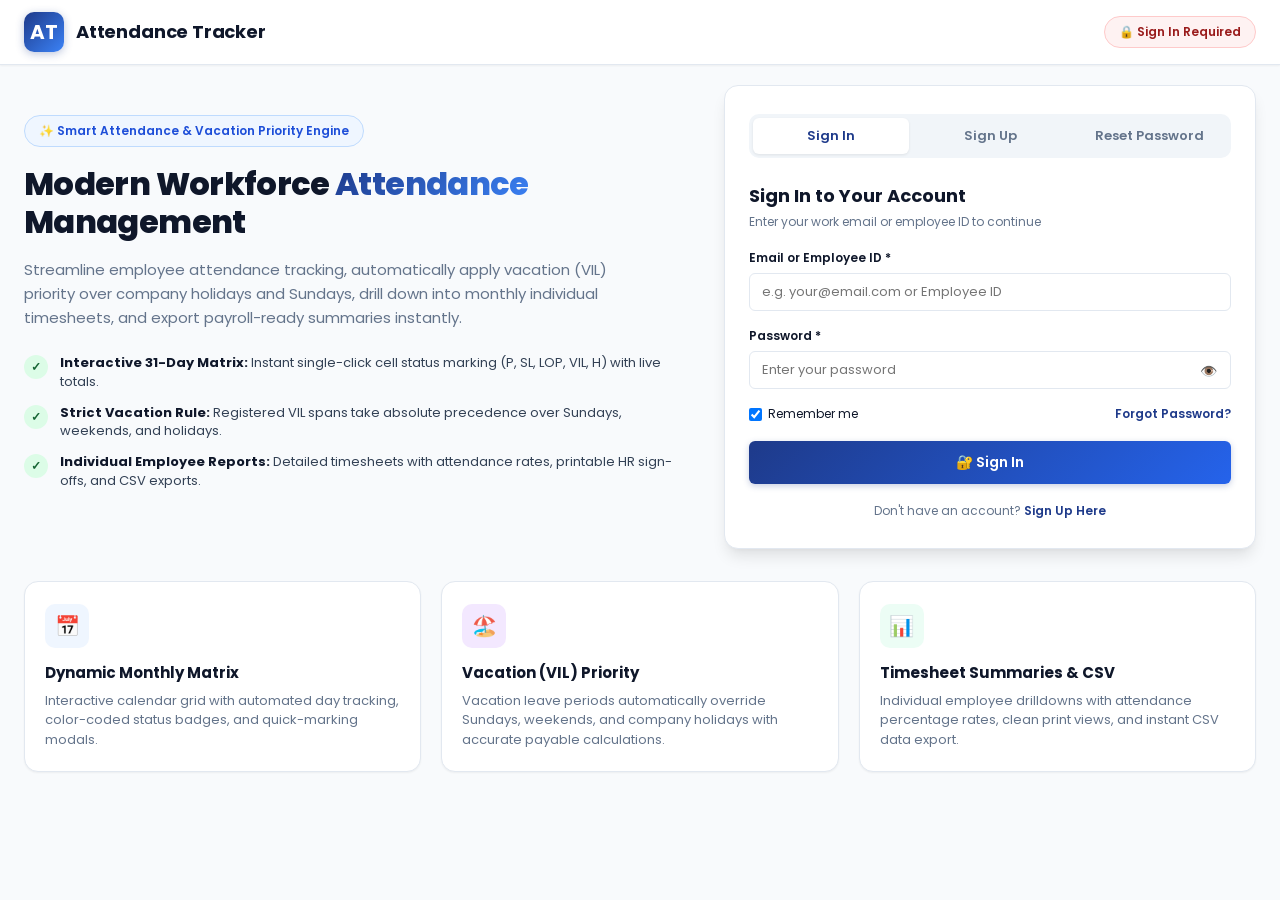
<file: index.html>
<!DOCTYPE html>
<html lang="en">
<head>
  <meta charset="UTF-8" />
  <meta name="viewport" content="width=device-width, initial-scale=1.0" />
  <title>Attendance Tracker</title>
  <meta name="description" content="Employee Attendance Tracker with Vacation Priority, Monthly Matrix, and Payroll Summaries." />
  
  <!-- Google Fonts: Poppins -->
  <link rel="preconnect" href="https://fonts.googleapis.com" />
  <link rel="preconnect" href="https://fonts.gstatic.com" crossorigin />
  <link href="https://fonts.googleapis.com/css2?family=Poppins:ital,wght@0,300;0,400;0,500;0,600;0,700;0,800;1,400&display=swap" rel="stylesheet" />
  
  <!-- Application Stylesheet -->
  <link rel="stylesheet" href="style.css" />
</head>
<body>

  <!-- Toast Container for 3-Second Feedback -->
  <div id="toastContainer" class="toast-container" aria-live="polite"></div>

  <!-- Print Only Header -->
  <div class="print-header">
    <h1 style="font-size: 18px; font-weight: 700; margin-bottom: 4px;">Employee Monthly Attendance Register</h1>
    <p id="printMonthTitle" style="font-size: 12px; color: #475569;"></p>
  </div>

  <!-- Top App Navigation Header -->
  <header class="app-header">
    <div class="header-inner">
      <div class="brand-section" id="brandHomeBtn" style="cursor: pointer;" title="Attendance Tracker Home">
        <div class="brand-icon">AT</div>
        <div class="brand-info">
          <h1>Attendance Tracker</h1>
        </div>
      </div>

      <div class="action-group" id="headerAuthSection">
        <!-- Rendered by script.js: Active user chip or Sign In button -->
      </div>
    </div>
  </header>

  <!-- Navigation Tabs Bar (Shown only when logged in) -->
  <nav class="nav-tabs hidden" id="mainNavTabs" aria-label="Main Navigation">
    <div class="nav-tabs-inner">
      <button class="tab-btn active" data-tab="matrix">
        📅 Attendance Matrix
      </button>
      <button class="tab-btn" data-tab="employees">
        👥 Employees <span class="tab-badge" id="empCountBadge">0</span>
      </button>
      <button class="tab-btn" data-tab="vacations">
        🏖️ Vacation Tracker <span class="tab-badge" id="vacCountBadge">0</span>
      </button>
      <button class="tab-btn" data-tab="holidays">
        🎉 Holidays <span class="tab-badge" id="holCountBadge">0</span>
      </button>
      <button class="tab-btn" data-tab="reports">
        📊 Monthly Summaries
      </button>
      <button class="tab-btn" data-tab="yearly">
        📆 Yearly Leave Tracker
      </button>
      <!-- <button class="tab-btn" data-tab="settings">
        ⚙️ Settings
      </button> -->
    </div>
  </nav>

  <!-- Main Content Wrapper -->
  <main class="main-wrapper">

    <!-- Top Month Control & Action Bar (Visible for Tracker Dashboard Views) -->
    <section class="control-bar no-print" id="dashboardControlBar">
      <div class="month-navigator">
        <button id="prevMonthBtn" class="icon-btn" title="Previous Month">◀</button>
        <div class="month-label-btn" id="currentMonthDisplay">August 2026</div>
        <button id="nextMonthBtn" class="icon-btn" title="Next Month">▶</button>
        <button id="todayBtn" class="btn btn-secondary btn-sm">Current Month</button>
      </div>

      <div class="action-group">
        <button id="bulkMarkBtn" class="btn btn-secondary">
          ⚡ Bulk Mark Date
        </button>
        <button id="exportCsvBtn" class="btn btn-secondary">
          📥 Export CSV
        </button>
      </div>
    </section>

    <!-- Legend Bar -->
    <section class="legend-bar no-print" id="dashboardLegendBar">
      <span class="legend-title">Calculation Hierarchy:</span>
      <div class="legend-item"><span class="status-badge VIL">VIL</span> 1. Vacation (Overrides Holidays & Sundays)</div>
      <div class="legend-item">
        <span class="status-badge SL">SL</span> <span class="status-badge CL">CL</span> <span class="status-badge WL">WL</span> <span class="status-badge LOP">LOP</span> <span class="status-badge HLOP">HLOP</span> <span class="status-badge HSL">HSL</span> 2. Saved Attendance
      </div>
      <div class="legend-item"><span class="status-badge H">H</span> 3. Holiday / Sunday (H)</div>
      <div class="legend-item"><span class="status-badge N-A">N/A</span> 4. Not Marked Yet — click a cell to set a status</div>
    </section>

    <!-- Company Monthly Overview -->
    <section class="monthly-overview-bar no-print" id="monthlyOverviewBar">
      <div class="overview-title">📊 <span id="overviewMonthLabel">August 2026</span> — Company Monthly Overview</div>
      <div class="overview-stats-grid">
        <div class="overview-stat-card">
          <div class="overview-stat-icon">📆</div>
          <div class="overview-stat-info">
            <div class="overview-stat-value" id="ovTotalDays">31</div>
            <div class="overview-stat-label">Total Days</div>
          </div>
        </div>
        <div class="overview-stat-card">
          <div class="overview-stat-icon">💼</div>
          <div class="overview-stat-info">
            <div class="overview-stat-value" id="ovWorkingDays">26</div>
            <div class="overview-stat-label">Working Days</div>
          </div>
        </div>
        <div class="overview-stat-card">
          <div class="overview-stat-icon">🎉</div>
          <div class="overview-stat-info">
            <div class="overview-stat-value" id="ovHolidays">5</div>
            <div class="overview-stat-label">Company Holidays <span id="ovHolidaysBreakdown" class="overview-stat-sub"></span></div>
          </div>
        </div>
        <div class="overview-stat-card">
          <div class="overview-stat-icon">👥</div>
          <div class="overview-stat-info">
            <div class="overview-stat-value" id="ovTeamStrength">0</div>
            <div class="overview-stat-label">Team Strength <span id="ovTeamStrengthSub" class="overview-stat-sub"></span></div>
          </div>
        </div>
      </div>
    </section>

    <!-- ========================================================================= -->
    <!-- VIEW 0: HOME LANDING & AUTH PORTAL (LOGIN / SIGNUP / RESET PASSWORD) -->
    <!-- ========================================================================= -->
    <section id="view-home" class="view-section hidden">
      <div class="home-container">
        
        <!-- Hero Section + Auth Card -->
        <div class="home-hero-grid">
          
          <!-- Left Hero Description -->
          <div class="hero-content-left">
            <div class="hero-pill-badge">
              ✨ Smart Attendance & Vacation Priority Engine
            </div>

            <h2 class="hero-title">
              Modern Workforce <span>Attendance</span> Management
            </h2>

            <p class="hero-description">
              Streamline employee attendance tracking, automatically apply vacation (VIL) priority over company holidays and Sundays, drill down into monthly individual timesheets, and export payroll-ready summaries instantly.
            </p>

            <div class="hero-features-list">
              <div class="hero-feature-item">
                <div class="feature-check-icon">✓</div>
                <p><strong>Interactive 31-Day Matrix:</strong> Instant single-click cell status marking (P, SL, LOP, VIL, H) with live totals.</p>
              </div>
              <div class="hero-feature-item">
                <div class="feature-check-icon">✓</div>
                <p><strong>Strict Vacation Rule:</strong> Registered VIL spans take absolute precedence over Sundays, weekends, and holidays.</p>
              </div>
              <div class="hero-feature-item">
                <div class="feature-check-icon">✓</div>
                <p><strong>Individual Employee Reports:</strong> Detailed timesheets with attendance rates, printable HR sign-offs, and CSV exports.</p>
              </div>
            </div>
          </div>

          <!-- Right Auth Card -->
          <div class="auth-card" id="authCardElement">
            
            <!-- When Logged In View -->
            <div id="authLoggedInView" class="logged-in-welcome-card hidden">
              <div class="logged-in-avatar-large" id="welcomeUserAvatar">AT</div>
              <h3 style="font-size:20px; font-weight:700; color:var(--text-main); margin-bottom:4px;" id="welcomeUserName">Welcome Back!</h3>
              <p style="font-size:13px; color:var(--text-muted); margin-bottom:20px;" id="welcomeUserEmail">Logged in securely</p>

              <div style="display:flex; flex-direction:column; gap:10px;">
                <button class="btn btn-primary" onclick="switchTab('matrix')" style="width:100%; padding:12px;">
                  📅 Open Attendance Matrix
                </button>
                <button class="btn btn-secondary" onclick="switchTab('reports')" style="width:100%; padding:10px;">
                  📊 View Monthly Reports
                </button>
                <button class="btn btn-danger btn-sm" onclick="handleSignOut()" style="margin-top:10px;">
                  🚪 Sign Out
                </button>
              </div>
            </div>

            <!-- When Logged Out Form Views -->
            <div id="authFormsContainer">
              
              <!-- Tab Switcher -->
              <div class="auth-nav-tabs">
                <button type="button" class="auth-nav-btn active" data-auth-tab="signin" id="tabBtnSignIn">
                  Sign In
                </button>
                <button type="button" class="auth-nav-btn" data-auth-tab="signup" id="tabBtnSignUp">
                  Sign Up
                </button>
                <button type="button" class="auth-nav-btn" data-auth-tab="reset" id="tabBtnReset">
                  Reset Password
                </button>
              </div>

              <!-- 1. SIGN IN FORM -->
              <form id="authSignInForm" class="auth-form-panel">
                <h3 class="auth-form-title">Sign In to Your Account</h3>
                <p class="auth-form-subtitle">Enter your work email or employee ID to continue</p>

                <div class="form-group">
                  <label for="loginIdentifier">Email or Employee ID *</label>
                  <input type="text" id="loginIdentifier" class="form-control" placeholder="e.g. your@email.com or Employee ID" required autocomplete="username" />
                </div>

                <div class="form-group form-group-relative">
                  <label for="loginPassword">Password *</label>
                  <input type="password" id="loginPassword" class="form-control" placeholder="Enter your password" required autocomplete="current-password" />
                  <button type="button" class="password-toggle-btn" onclick="togglePasswordVisibility('loginPassword')" title="Show/Hide Password">👁️</button>
                </div>

                <div class="auth-row-remember">
                  <label class="checkbox-label">
                    <input type="checkbox" id="loginRememberMe" checked />
                    <span>Remember me</span>
                  </label>
                  <button type="button" class="auth-link" onclick="switchAuthTab('reset')">
                    Forgot Password?
                  </button>
                </div>

                <button type="submit" class="btn-auth-submit">
                  🔐 Sign In
                </button>

                <div class="auth-switch-footer">
                  Don't have an account? 
                  <button type="button" class="auth-link" onclick="switchAuthTab('signup')">Sign Up Here</button>
                </div>
              </form>

              <!-- 2. SIGN UP FORM -->
              <form id="authSignUpForm" class="auth-form-panel hidden">
                <h3 class="auth-form-title">Create New Account</h3>
                <p class="auth-form-subtitle">Register to manage or view attendance</p>

                <div class="form-group">
                  <label for="signupFullName">Full Name *</label>
                  <input type="text" id="signupFullName" class="form-control" placeholder="e.g. Sarah Jenkins" required />
                </div>

                <div class="form-row">
                  <div class="form-group">
                    <label for="signupEmpId">Employee ID *</label>
                    <input type="text" id="signupEmpId" class="form-control" placeholder="e.g. UP99" required />
                  </div>
                  <div class="form-group">
                    <label for="signupRole">Role *</label>
                    <select id="signupRole" class="form-control" required>
                      <option value="Administrator">Administrator</option>
                      <option value="HR Manager">HR Manager</option>
                      <option value="Department Lead">Department Lead</option>
                      <option value="Employee" selected>Employee</option>
                    </select>
                  </div>
                </div>

                <div class="form-group">
                  <label for="signupEmail">Work Email *</label>
                  <input type="email" id="signupEmail" class="form-control" placeholder="name@company.com" required autocomplete="email" />
                </div>

                <div class="form-row">
                  <div class="form-group form-group-relative">
                    <label for="signupPassword">Password *</label>
                    <input type="password" id="signupPassword" class="form-control" placeholder="Min. 6 chars" required autocomplete="new-password" minlength="6" />
                    <button type="button" class="password-toggle-btn" onclick="togglePasswordVisibility('signupPassword')">👁️</button>
                  </div>
                  <div class="form-group form-group-relative">
                    <label for="signupConfirmPassword">Confirm *</label>
                    <input type="password" id="signupConfirmPassword" class="form-control" placeholder="Repeat password" required autocomplete="new-password" minlength="6" />
                    <button type="button" class="password-toggle-btn" onclick="togglePasswordVisibility('signupConfirmPassword')">👁️</button>
                  </div>
                </div>

                <button type="submit" class="btn-auth-submit">
                  ✨ Create Account
                </button>

                <div class="auth-switch-footer">
                  Already registered? 
                  <button type="button" class="auth-link" onclick="switchAuthTab('signin')">Sign In</button>
                </div>
              </form>

              <!-- 3. RESET PASSWORD FORM -->
              <form id="authResetForm" class="auth-form-panel hidden">
                <h3 class="auth-form-title">Reset Your Password</h3>
                <p class="auth-form-subtitle">Enter your registered email or ID and set a new password</p>

                <div class="form-group">
                  <label for="resetIdentifier">Email or Employee ID *</label>
                  <input type="text" id="resetIdentifier" class="form-control" placeholder="e.g. your@email.com or Employee ID" required />
                </div>

                <div class="form-group form-group-relative">
                  <label for="resetNewPassword">New Password *</label>
                  <input type="password" id="resetNewPassword" class="form-control" placeholder="Enter new password (min. 6 chars)" required minlength="6" />
                  <button type="button" class="password-toggle-btn" onclick="togglePasswordVisibility('resetNewPassword')">👁️</button>
                </div>

                <div class="form-group form-group-relative">
                  <label for="resetConfirmPassword">Confirm New Password *</label>
                  <input type="password" id="resetConfirmPassword" class="form-control" placeholder="Re-enter new password" required minlength="6" />
                  <button type="button" class="password-toggle-btn" onclick="togglePasswordVisibility('resetConfirmPassword')">👁️</button>
                </div>

                <button type="submit" class="btn-auth-submit">
                  🔄 Reset & Save Password
                </button>

                <div class="auth-switch-footer">
                  Remember your password? 
                  <button type="button" class="auth-link" onclick="switchAuthTab('signin')">Back to Sign In</button>
                </div>
              </form>

            </div>

          </div>
        </div>

        <!-- 3 Feature Highlight Cards Below Hero -->
        <div class="home-features-grid">
          <div class="home-feature-card">
            <div class="home-feature-icon blue">📅</div>
            <h3>Dynamic Monthly Matrix</h3>
            <p>Interactive calendar grid with automated day tracking, color-coded status badges, and quick-marking modals.</p>
          </div>

          <div class="home-feature-card">
            <div class="home-feature-icon purple">🏖️</div>
            <h3>Vacation (VIL) Priority</h3>
            <p>Vacation leave periods automatically override Sundays, weekends, and company holidays with accurate payable calculations.</p>
          </div>

          <div class="home-feature-card">
            <div class="home-feature-icon emerald">📊</div>
            <h3>Timesheet Summaries & CSV</h3>
            <p>Individual employee drilldowns with attendance percentage rates, clean print views, and instant CSV data export.</p>
          </div>
        </div>

      </div>
    </section>

    <!-- ========================================================================= -->
    <!-- VIEW 1: ATTENDANCE MATRIX (SPREADSHEET GRID) -->
    <!-- ========================================================================= -->
    <section id="view-matrix" class="view-section">
      <div class="matrix-container">
        <div class="matrix-header-controls no-print">
          <div class="search-filter-box">
            <input type="text" id="employeeSearchInput" class="search-input" placeholder="🔍 Search employee by name or ID (e.g., UP38, Arti)..." />
          </div>
          <div style="font-size:12px; color:var(--text-muted);">
            💡 <em>Click any cell to edit status (P, SL, CL, WL, LOP, HLOP, HSL, VIL, H). Blue dot = manually saved.</em>
          </div>
        </div>

        <div class="table-responsive" id="matrixTableContainer">
          <!-- Dynamic Attendance Grid Rendered by script.js -->
        </div>
      </div>
    </section>

    <!-- ========================================================================= -->
    <!-- VIEW 2: EMPLOYEES DIRECTORY -->
    <!-- ========================================================================= -->
    <section id="view-employees" class="view-section hidden">
      <div class="view-card">
        <div class="card-header-flex">
          <div class="card-title">
            <h3>Employee Directory</h3>
            <p>Manage active and inactive personnel</p>
          </div>
          <button class="btn btn-primary" onclick="openAddEmployeeModal()">
            ➕ Add Employee
          </button>
        </div>

        <div class="table-responsive">
          <table class="data-table">
            <thead>
              <tr>
                <th>Employee ID</th>
                <th>Employee Name</th>
                <th>Status</th>
                <th>Created At</th>
                <th class="text-right">Actions</th>
              </tr>
            </thead>
            <tbody id="employeesTableBody">
              <!-- Dynamically Populated -->
            </tbody>
          </table>
        </div>
      </div>
    </section>

    <!-- ========================================================================= -->
    <!-- VIEW 3: VACATION TRACKER (PRIORITY 1) -->
    <!-- ========================================================================= -->
    <section id="view-vacations" class="view-section hidden">
      <div class="view-card">
        <div class="card-header-flex">
          <div class="card-title">
            <h3>Employee Vacation Periods</h3>
            <p>Dates within range automatically display VIL and take priority over Sundays and company holidays.</p>
          </div>
          <button class="btn btn-primary" onclick="openAddVacationModal()">
            ➕ Record Vacation
          </button>
        </div>

        <div class="table-responsive">
          <table class="data-table">
            <thead>
              <tr>
                <th>Employee ID</th>
                <th>Employee Name</th>
                <th>Leave Type</th>
                <th>Start Date</th>
                <th>End Date</th>
                <th>Duration</th>
                <th>VIL Days</th>
                <th>LOP Days</th>
                <th>Return Date</th>
                <th class="text-right">Actions</th>
              </tr>
            </thead>
            <tbody id="vacationsTableBody">
              <!-- Dynamically Populated -->
            </tbody>
          </table>
        </div>
      </div>
    </section>

    <!-- ========================================================================= -->
    <!-- VIEW 4: COMPANY HOLIDAYS -->
    <!-- ========================================================================= -->
    <section id="view-holidays" class="view-section hidden">
      <div class="view-card">
        <div class="card-header-flex">
          <div class="card-title">
            <h3>Company Holidays Calendar</h3>
            <p>Applies as Holiday (H) to all active employees unless on vacation.</p>
          </div>
          <button class="btn btn-primary" onclick="openAddHolidayModal()">
            ➕ Add Company Holiday
          </button>
        </div>

        <div class="table-responsive">
          <table class="data-table">
            <thead>
              <tr>
                <th>Date</th>
                <th>Holiday Name</th>
                <th>Created At</th>
                <th class="text-right">Actions</th>
              </tr>
            </thead>
            <tbody id="holidaysTableBody">
              <!-- Dynamically Populated -->
            </tbody>
          </table>
        </div>
      </div>
    </section>

    <!-- ========================================================================= -->
    <!-- VIEW 5: MONTHLY REPORTS & INDIVIDUAL EMPLOYEE BREAKDOWN -->
    <!-- ========================================================================= -->
    <section id="view-reports" class="view-section hidden">
      <div class="report-filter-bar no-print">
        <div class="report-filter-group">
          <label for="reportEmployeeFilter" style="font-size:13px; font-weight:600; color:var(--text-main);">
            👤 Select Employee:
          </label>
          <select id="reportEmployeeFilter" class="form-control" style="min-width:240px; font-weight:500;">
            <option value="ALL">🏢 All Employees (Consolidated Summary)</option>
          </select>
          <button id="reportPrevEmpBtn" class="btn btn-secondary btn-sm" title="Previous Employee">◀</button>
          <button id="reportNextEmpBtn" class="btn btn-secondary btn-sm" title="Next Employee">▶</button>
        </div>

        <div class="report-filter-group">
          <button id="printEmployeeReportBtn" class="btn btn-primary btn-sm">
            🖨️ Print Report
          </button>
          <button id="exportEmployeeCsvBtn" class="btn btn-secondary btn-sm">
            📥 Export CSV
          </button>
        </div>
      </div>

      <div id="reportsContainer">
        <!-- Dynamically Populated with Consolidated Matrix or Individual Employee Timesheet -->
      </div>
    </section>

    <!-- ========================================================================= -->
    <!-- VIEW 5b: YEARLY LEAVE TRACKER (PER-EMPLOYEE, PER-LEAVE-TYPE, WITH DATES) -->
    <!-- ========================================================================= -->
    <section id="view-yearly" class="view-section hidden">
      <div class="report-filter-bar no-print">
        <div class="report-filter-group">
          <label for="yearlyEmployeeFilter" style="font-size:13px; font-weight:600; color:var(--text-main);">
            👤 Select Employee:
          </label>
          <select id="yearlyEmployeeFilter" class="form-control" style="min-width:240px; font-weight:500;"></select>
        </div>
        <div class="report-filter-group">
          <label for="yearlyYearInput" style="font-size:13px; font-weight:600; color:var(--text-main);">
            📅 Year:
          </label>
          <input type="number" id="yearlyYearInput" class="form-control" style="width:110px;" min="2000" max="2100" />
        </div>
      </div>

      <div style="font-size:12px; color:var(--text-muted); margin-bottom:14px;">
        💡 <em>Shows every leave day (Sick, Casual, Wellness, Loss of Pay, Half-Day LOP, Half-Day SL, Vacation) taken by this employee across the selected year, with the exact date and day of week. Click "View dates" on any card to expand the list.</em>
      </div>

      <div id="yearlyTrackerContainer">
        <!-- Dynamically Populated by script.js -->
      </div>
    </section>

    <!-- ========================================================================= -->
    <!-- VIEW 6: SETTINGS (GOOGLE APPS SCRIPT CONNECTION) -->
    <!-- ========================================================================= -->
    <section id="view-settings" class="view-section hidden">
      <div class="view-card">
        <div class="card-header-flex">
          <div class="card-title">
            <h3>Google Sheet Connection</h3>
            <p>Paste your Google Apps Script Web App URL to sync live with your Google Sheet.</p>
          </div>
          <div id="connectionBadge" class="connection-badge demo">
            <span class="pulse-dot"></span> Local Demo Mode
          </div>
        </div>

        <form id="gasSettingsForm" style="max-width:640px; margin-top:16px;">
          <div class="form-group">
            <label for="gasApiUrlInput">Web App URL (ends in /exec) *</label>
            <input type="url" id="gasApiUrlInput" class="form-control" placeholder="https://script.google.com/macros/s/XXXXXXXXXXXX/exec" />
          </div>

          <div style="display:flex; gap:10px; margin-top:10px;">
            <button type="button" class="btn btn-secondary" onclick="testGasConnection()">
              🔌 Test Connection
            </button>
            <button type="submit" class="btn btn-primary">
              💾 Save &amp; Sync
            </button>
          </div>

          <small style="color:var(--text-muted); display:block; margin-top:14px;">
            💡 <em>Get this URL from your Google Sheet: Extensions &gt; Apps Script &gt; Deploy &gt; New deployment &gt; Web app (Execute as: Me, Who has access: Anyone).</em>
          </small>
        </form>
      </div>
    </section>

  </main>

  <!-- ========================================================================= -->
  <!-- MODAL: QUICK CELL STATUS SELECTOR -->
  <!-- ========================================================================= -->
  <div id="cellStatusModal" class="modal-overlay">
    <div class="modal-card">
      <div class="modal-header">
        <h3 id="cellModalEmpName">Mark Attendance</h3>
        <button class="modal-close-btn">&times;</button>
      </div>
      <div class="modal-body">
        <p style="font-size:13px; color:var(--text-muted); margin-bottom:14px;">
          Date: <strong id="cellModalDate" style="color:var(--text-main);"></strong>
        </p>

        <label style="font-size:12px; font-weight:600; margin-bottom:8px; display:block;">Select Status:</label>
        <div class="status-choice-grid">
          <button type="button" class="status-choice-btn" data-status="P">
            <span class="status-badge P">P</span>
            <div style="font-size:11px; margin-top:4px; font-weight:600;">Present</div>
          </button>

          <button type="button" class="status-choice-btn" data-status="SL">
            <span class="status-badge SL">SL</span>
            <div style="font-size:11px; margin-top:4px; font-weight:600;">Sick Leave</div>
          </button>

          <button type="button" class="status-choice-btn" data-status="CL">
            <span class="status-badge CL">CL</span>
            <div style="font-size:11px; margin-top:4px; font-weight:600;">Casual Leave</div>
          </button>

          <button type="button" class="status-choice-btn" data-status="WL">
            <span class="status-badge WL">WL</span>
            <div style="font-size:11px; margin-top:4px; font-weight:600;">Wellness Leave</div>
          </button>

          <button type="button" class="status-choice-btn" data-status="LOP">
            <span class="status-badge LOP">LOP</span>
            <div style="font-size:11px; margin-top:4px; font-weight:600;">Loss of Pay</div>
          </button>

          <button type="button" class="status-choice-btn" data-status="HLOP">
            <span class="status-badge HLOP">HLOP</span>
            <div style="font-size:11px; margin-top:4px; font-weight:600;">Half-Day LOP</div>
          </button>

          <button type="button" class="status-choice-btn" data-status="HSL">
            <span class="status-badge HSL">HSL</span>
            <div style="font-size:11px; margin-top:4px; font-weight:600;">Half-Day Sick Leave</div>
          </button>

          <button type="button" class="status-choice-btn" data-status="VIL">
            <span class="status-badge VIL">VIL</span>
            <div style="font-size:11px; margin-top:4px; font-weight:600;">Vacation</div>
          </button>

          <button type="button" class="status-choice-btn" data-status="H">
            <span class="status-badge H">H</span>
            <div style="font-size:11px; margin-top:4px; font-weight:600;">Holiday</div>
          </button>

          <button type="button" class="status-choice-btn" data-status="CLEAR">
            <span class="status-badge EMPTY">Reset</span>
            <div style="font-size:11px; margin-top:4px; font-weight:600;">Default</div>
          </button>
        </div>
      </div>
      <div class="modal-footer">
        <button type="button" class="btn btn-secondary btn-modal-cancel">Cancel</button>
      </div>
    </div>
  </div>

  <!-- ========================================================================= -->
  <!-- MODAL: ADD / EDIT EMPLOYEE -->
  <!-- ========================================================================= -->
  <div id="employeeModal" class="modal-overlay">
    <div class="modal-card">
      <form id="employeeForm">
        <div class="modal-header">
          <h3 id="employeeModalTitle">Add Employee</h3>
          <button type="button" class="modal-close-btn">&times;</button>
        </div>
        <div class="modal-body">
          <div class="form-group">
            <label for="empFormId">Employee ID *</label>
            <input type="text" id="empFormId" class="form-control" placeholder="e.g. UP05, UP18, UP38" required />
          </div>
          <div class="form-group">
            <label for="empFormName">Employee Name *</label>
            <input type="text" id="empFormName" class="form-control" placeholder="Full Name" required />
          </div>
          <div class="form-group">
            <label for="empFormStatus">Status</label>
            <select id="empFormStatus" class="form-control">
              <option value="Active">Active</option>
              <option value="Inactive">Inactive</option>
            </select>
          </div>
        </div>
        <div class="modal-footer">
          <button type="button" class="btn btn-secondary btn-modal-cancel">Cancel</button>
          <button type="submit" class="btn btn-primary">Save Employee</button>
        </div>
      </form>
    </div>
  </div>

  <!-- ========================================================================= -->
  <!-- MODAL: ADD VACATION PERIOD -->
  <!-- ========================================================================= -->
  <div id="vacationModal" class="modal-overlay">
    <div class="modal-card">
      <form id="vacationForm">
        <div class="modal-header">
          <h3 id="vacationModalTitle">Record Employee Vacation</h3>
          <button type="button" class="modal-close-btn">&times;</button>
        </div>
        <div class="modal-body">
          <div class="form-group">
            <label for="vacationEmpSelect">Select Employee *</label>
            <select id="vacationEmpSelect" class="form-control" required></select>
          </div>
          <div class="form-group">
            <label for="vacationTypeSelect">Leave Type</label>
            <select id="vacationTypeSelect" class="form-control">
              <option value="VIL">VIL (Vacation in Lieu)</option>
              <option value="AL">AL (Annual Leave)</option>
              <option value="ML">ML (Maternity/Paternity Leave)</option>
              <option value="CL">CL (Casual Leave)</option>
              <option value="WL">WL (Wellness Leave)</option>
            </select>
          </div>
          <div class="form-group">
            <label for="vacationStartInput">Start Date *</label>
            <input type="date" id="vacationStartInput" class="form-control" required />
          </div>
          <div class="form-group">
            <label for="vacationLopDaysInput">LOP Days Included in Vacation <span style="color:var(--text-muted);font-weight:400;">(optional — counted from the end of vacation)</span></label>
            <input type="number" id="vacationLopDaysInput" class="form-control" min="0" placeholder="e.g. 3  →  last 3 days = LOP" value="0" />
          </div>
          <div class="form-group">
            <label for="vacationEndInput">End Date *</label>
            <input type="date" id="vacationEndInput" class="form-control" required />
          </div>
          <input type="hidden" id="vacationReturnDateInput" />
          <div id="vacationSummaryPreview" style="display:none; background:var(--bg-secondary,#f1f5f9); border:1px solid var(--border-color,#e2e8f0); border-radius:8px; padding:12px 16px; margin-top:4px; font-size:13px; color:var(--text-secondary);">
          </div>
          <small style="color:var(--text-muted); display:block; margin-top:6px;">
            💡 <em>All days in range are marked VIL on the matrix. LOP days (from the end of the vacation) are marked LOP instead, taking priority over Sundays and company holidays.</em>
          </small>
        </div>
        <div class="modal-footer">
          <button type="button" class="btn btn-secondary btn-modal-cancel">Cancel</button>
          <button type="submit" class="btn btn-primary" id="vacationSubmitBtn">Save Vacation</button>
        </div>
      </form>
    </div>
  </div>

  <!-- ========================================================================= -->
  <!-- MODAL: ADD HOLIDAY -->
  <!-- ========================================================================= -->
  <div id="holidayModal" class="modal-overlay">
    <div class="modal-card">
      <form id="holidayForm">
        <div class="modal-header">
          <h3>Add Company Holiday</h3>
          <button type="button" class="modal-close-btn">&times;</button>
        </div>
        <div class="modal-body">
          <div class="form-group">
            <label for="holidayDateInput">Date *</label>
            <input type="date" id="holidayDateInput" class="form-control" required />
          </div>
          <div class="form-group">
            <label for="holidayNameInput">Holiday Name *</label>
            <input type="text" id="holidayNameInput" class="form-control" placeholder="e.g. Independence Day, New Year" required />
          </div>
        </div>
        <div class="modal-footer">
          <button type="button" class="btn btn-secondary btn-modal-cancel">Cancel</button>
          <button type="submit" class="btn btn-primary">Add Holiday</button>
        </div>
      </form>
    </div>
  </div>

  <!-- ========================================================================= -->
  <!-- MODAL: BULK MARK ATTENDANCE -->
  <!-- ========================================================================= -->
  <div id="bulkMarkModal" class="modal-overlay">
    <div class="modal-card">
      <form id="bulkMarkForm">
        <div class="modal-header">
          <h3>Bulk Mark Attendance</h3>
          <button type="button" class="modal-close-btn">&times;</button>
        </div>
        <div class="modal-body">
          <div class="form-group">
            <label for="bulkDateInput">Date *</label>
            <input type="date" id="bulkDateInput" class="form-control" required />
          </div>
          <div class="form-group">
            <label for="bulkStatusSelect">Status *</label>
            <select id="bulkStatusSelect" class="form-control">
              <option value="P">P (Present)</option>
              <option value="SL">SL (Sick Leave)</option>
              <option value="CL">CL (Casual Leave)</option>
              <option value="WL">WL (Wellness Leave)</option>
              <option value="LOP">LOP (Loss of Pay)</option>
              <option value="HLOP">HLOP (Half-Day Loss of Pay)</option>
              <option value="HSL">HSL (Half-Day Sick Leave)</option>
              <option value="VIL">VIL (Vacation)</option>
              <option value="H">H (Holiday / Sunday)</option>
            </select>
          </div>
          <div class="form-group">
            <label for="bulkEmployeeSelect">Apply To</label>
            <select id="bulkEmployeeSelect" class="form-control"></select>
          </div>
        </div>
        <div class="modal-footer">
          <button type="button" class="btn btn-secondary btn-modal-cancel">Cancel</button>
          <button type="submit" class="btn btn-primary">Apply Bulk Status</button>
        </div>
      </form>
    </div>
  </div>

  <!-- Application Script (Vanilla JS) -->
  <script src="script.js"></script>
</body>
</html>
</file>
<file: style.css>
/* ==========================================================================
   ATTENDANCE TRACKER - MODERN CSS STYLESHEET
   Typography: Poppins (Google Fonts)
   Architecture: Vanilla CSS3 Custom Properties
   ========================================================================== */

:root {
  --font-family: 'Poppins', -apple-system, BlinkMacSystemFont, 'Segoe UI', Roboto, sans-serif;
  
  /* Primary & Accent Tones */
  --primary: #1E3A8A;
  --primary-hover: #172554;
  --primary-light: #EFF6FF;
  --primary-border: #BFDBFE;
  
  --secondary: #0F766E;
  --secondary-light: #F0FDFA;
  
  /* Neutral Palette */
  --bg-page: #F8FAFC;
  --bg-card: #FFFFFF;
  --bg-hover: #F1F5F9;
  --bg-alt: #F8FAFC;
  
  --text-main: #0F172A;
  --text-muted: #64748B;
  --text-light: #94A3B8;
  
  --border-color: #E2E8F0;
  --border-light: #F1F5F9;
  
  /* Attendance Status Colors */
  --status-p-bg: #DCFCE7;
  --status-p-text: #166534;
  --status-p-border: #86EFAC;
  
  --status-sl-bg: #FEF3C7;
  --status-sl-text: #92400E;
  --status-sl-border: #FCD34D;
  
  --status-lop-bg: #FEE2E2;
  --status-lop-text: #991B1B;
  --status-lop-border: #FCA5A5;
  
  --status-vil-bg: #F3E8FF;
  --status-vil-text: #6B21A8;
  --status-vil-border: #D8B4FE;
  
  --status-hol-bg: #E2E8F0;
  --status-hol-text: #334155;
  --status-hol-border: #CBD5E1;

  --status-cl-bg: #DBEAFE;
  --status-cl-text: #1D4ED8;
  --status-cl-border: #93C5FD;

  --status-wl-bg: #CCFBF1;
  --status-wl-text: #0F766E;
  --status-wl-border: #5EEAD4;

  --status-hlop-bg: #FFE4E6;
  --status-hlop-text: #BE123C;
  --status-hlop-border: #FDA4AF;

  --status-hsl-bg: #FEF9C3;
  --status-hsl-text: #854D0E;
  --status-hsl-border: #FDE047;

  --shadow-sm: 0 1px 2px 0 rgba(0, 0, 0, 0.05);
  --shadow-md: 0 4px 6px -1px rgba(0, 0, 0, 0.1), 0 2px 4px -2px rgba(0, 0, 0, 0.05);
  --shadow-lg: 0 10px 15px -3px rgba(0, 0, 0, 0.1), 0 4px 6px -4px rgba(0, 0, 0, 0.05);
  --shadow-xl: 0 20px 25px -5px rgba(0, 0, 0, 0.1), 0 8px 10px -6px rgba(0, 0, 0, 0.05);
  
  --radius-sm: 6px;
  --radius-md: 10px;
  --radius-lg: 14px;
}

/* Reset & Box Sizing */
*, *::before, *::after {
  box-sizing: border-box;
  margin: 0;
  padding: 0;
}

body {
  font-family: var(--font-family);
  background-color: var(--bg-page);
  color: var(--text-main);
  line-height: 1.5;
  font-size: 14px;
  -webkit-font-smoothing: antialiased;
  -moz-osx-font-smoothing: grayscale;
  min-height: 100vh;
  display: flex;
  flex-direction: column;
}

/* Layout Containers */
.app-header {
  background: #FFFFFF;
  border-bottom: 1px solid var(--border-color);
  position: sticky;
  top: 0;
  z-index: 40;
  box-shadow: var(--shadow-sm);
}

.header-inner {
  max-width: 1600px;
  margin: 0 auto;
  padding: 12px 24px;
  display: flex;
  align-items: center;
  justify-content: space-between;
  gap: 16px;
}

.brand-section {
  display: flex;
  align-items: center;
  gap: 12px;
}

.brand-icon {
  width: 40px;
  height: 40px;
  border-radius: var(--radius-md);
  background: linear-gradient(135deg, #1E3A8A 0%, #3B82F6 100%);
  display: flex;
  align-items: center;
  justify-content: center;
  color: #FFFFFF;
  font-size: 20px;
  font-weight: 700;
  box-shadow: 0 2px 8px rgba(30, 58, 138, 0.3);
}

.brand-info h1 {
  font-size: 18px;
  font-weight: 700;
  color: var(--text-main);
  line-height: 1.2;
  letter-spacing: -0.01em;
}

.brand-info p {
  font-size: 12px;
  color: var(--text-muted);
}

.connection-badge {
  display: inline-flex;
  align-items: center;
  gap: 6px;
  padding: 4px 10px;
  border-radius: 9999px;
  font-size: 11px;
  font-weight: 500;
  cursor: pointer;
  transition: all 0.2s ease;
  border: 1px solid transparent;
}

.connection-badge.connected {
  background-color: #ECFDF5;
  color: #065F46;
  border-color: #A7F3D0;
}

.connection-badge.demo {
  background-color: #FEF3C7;
  color: #92400E;
  border-color: #FDE68A;
}

.connection-badge.error {
  background-color: #FEE2E2;
  color: #991B1B;
  border-color: #FECACA;
}

.pulse-dot {
  width: 7px;
  height: 7px;
  border-radius: 50%;
  background-color: currentColor;
  display: inline-block;
}

/* Nav Tabs */
.nav-tabs {
  background: #FFFFFF;
  border-bottom: 1px solid var(--border-color);
}

.nav-tabs-inner {
  max-width: 1600px;
  margin: 0 auto;
  padding: 0 24px;
  display: flex;
  align-items: center;
  gap: 8px;
  overflow-x: auto;
  scrollbar-width: none;
}
.nav-tabs-inner::-webkit-scrollbar { display: none; }

.tab-btn {
  display: inline-flex;
  align-items: center;
  gap: 8px;
  padding: 12px 16px;
  border: none;
  background: transparent;
  color: var(--text-muted);
  font-family: inherit;
  font-size: 13px;
  font-weight: 500;
  cursor: pointer;
  border-bottom: 2px solid transparent;
  transition: all 0.2s ease;
  white-space: nowrap;
}

.tab-btn:hover {
  color: var(--primary);
  background-color: var(--bg-hover);
}

.tab-btn.active {
  color: var(--primary);
  border-bottom-color: var(--primary);
  font-weight: 600;
}

.tab-badge {
  background-color: var(--bg-hover);
  color: var(--text-muted);
  padding: 2px 6px;
  border-radius: 9999px;
  font-size: 11px;
}

.tab-btn.active .tab-badge {
  background-color: var(--primary-light);
  color: var(--primary);
}

/* Main Content Body */
.main-wrapper {
  max-width: 1600px;
  width: 100%;
  margin: 0 auto;
  padding: 20px 24px 40px;
  flex: 1;
}

/* Top Control Bar */
.control-bar {
  display: flex;
  flex-wrap: wrap;
  align-items: center;
  justify-content: space-between;
  gap: 16px;
  margin-bottom: 20px;
  background: #FFFFFF;
  padding: 16px 20px;
  border-radius: var(--radius-lg);
  border: 1px solid var(--border-color);
  box-shadow: var(--shadow-sm);
}

.month-navigator {
  display: flex;
  align-items: center;
  gap: 10px;
}

.month-label-btn {
  display: flex;
  align-items: center;
  gap: 8px;
  font-size: 18px;
  font-weight: 700;
  color: var(--text-main);
  background: none;
  border: none;
  font-family: inherit;
  cursor: pointer;
  padding: 4px 8px;
  border-radius: var(--radius-sm);
}
.month-label-btn:hover { background-color: var(--bg-hover); }

.icon-btn {
  width: 34px;
  height: 34px;
  border-radius: var(--radius-sm);
  border: 1px solid var(--border-color);
  background: #FFFFFF;
  color: var(--text-main);
  display: flex;
  align-items: center;
  justify-content: center;
  cursor: pointer;
  transition: all 0.15s ease;
  font-size: 14px;
}

.icon-btn:hover {
  background-color: var(--bg-hover);
  border-color: var(--text-muted);
}

.btn {
  display: inline-flex;
  align-items: center;
  justify-content: center;
  gap: 8px;
  padding: 8px 16px;
  border-radius: var(--radius-sm);
  font-family: inherit;
  font-size: 13px;
  font-weight: 500;
  cursor: pointer;
  transition: all 0.15s ease;
  border: 1px solid transparent;
  white-space: nowrap;
}

.btn-primary {
  background-color: var(--primary);
  color: #FFFFFF;
}
.btn-primary:hover {
  background-color: var(--primary-hover);
}

.btn-secondary {
  background-color: #FFFFFF;
  color: var(--text-main);
  border-color: var(--border-color);
}
.btn-secondary:hover {
  background-color: var(--bg-hover);
}

.btn-success {
  background-color: #059669;
  color: #FFFFFF;
}
.btn-success:hover {
  background-color: #047857;
}

.btn-danger {
  background-color: #DC2626;
  color: #FFFFFF;
}
.btn-danger:hover {
  background-color: #B91C1C;
}

.btn-sm {
  padding: 4px 10px;
  font-size: 12px;
}

.action-group {
  display: flex;
  align-items: center;
  gap: 8px;
  flex-wrap: wrap;
}

/* Quick Metrics Row */
.metrics-grid {
  display: grid;
  grid-template-columns: repeat(auto-fit, minmax(180px, 1fr));
  gap: 14px;
  margin-bottom: 20px;
}

.metric-card {
  background: #FFFFFF;
  border: 1px solid var(--border-color);
  border-radius: var(--radius-md);
  padding: 14px 18px;
  box-shadow: var(--shadow-sm);
  display: flex;
  align-items: center;
  justify-content: space-between;
}

.metric-info h4 {
  font-size: 12px;
  font-weight: 500;
  color: var(--text-muted);
  text-transform: uppercase;
  letter-spacing: 0.05em;
  margin-bottom: 4px;
}

.metric-info .value {
  font-size: 22px;
  font-weight: 700;
  color: var(--text-main);
}

.metric-icon {
  width: 40px;
  height: 40px;
  border-radius: var(--radius-md);
  display: flex;
  align-items: center;
  justify-content: center;
  font-size: 18px;
}

.metric-icon.p { background-color: var(--status-p-bg); color: var(--status-p-text); }
.metric-icon.sl { background-color: var(--status-sl-bg); color: var(--status-sl-text); }
.metric-icon.lop, .metric-icon.a { background-color: var(--status-lop-bg); color: var(--status-lop-text); }
.metric-icon.vil { background-color: var(--status-vil-bg); color: var(--status-vil-text); }
.metric-icon.hol, .metric-icon.h { background-color: var(--status-hol-bg); color: var(--status-hol-text); }

/* Legend Bar */
.legend-bar {
  display: flex;
  align-items: center;
  gap: 16px;
  flex-wrap: wrap;
  padding: 10px 16px;
  background: #FFFFFF;
  border: 1px solid var(--border-color);
  border-radius: var(--radius-md);
  margin-bottom: 16px;
  font-size: 12px;
}

.legend-title {
  font-weight: 600;
  color: var(--text-muted);
}

.legend-item {
  display: inline-flex;
  align-items: center;
  gap: 6px;
}

.status-badge {
  display: inline-flex;
  align-items: center;
  justify-content: center;
  font-weight: 600;
  font-size: 11px;
  border-radius: 4px;
  padding: 2px 6px;
  min-width: 28px;
  text-align: center;
  border: 1px solid transparent;
  user-select: none;
}

.status-badge.P { background-color: var(--status-p-bg); color: var(--status-p-text); border-color: var(--status-p-border); }
.status-badge.SL { background-color: var(--status-sl-bg); color: var(--status-sl-text); border-color: var(--status-sl-border); }
.status-badge.LOP, .status-badge.A { background-color: var(--status-lop-bg); color: var(--status-lop-text); border-color: var(--status-lop-border); }
.status-badge.VIL { background-color: var(--status-vil-bg); color: var(--status-vil-text); border-color: var(--status-vil-border); }
.status-badge.H, .status-badge.HOL, .status-badge.HOLIDAY { background-color: var(--status-hol-bg); color: var(--status-hol-text); border-color: var(--status-hol-border); }
.status-badge.EMPTY { background-color: transparent; color: var(--text-light); border-color: #E2E8F0; }
.status-badge.N-A { background-color: #F1F5F9; color: #94A3B8; border-color: #E2E8F0; font-size: 10px; }
.status-badge.CL { background-color: var(--status-cl-bg); color: var(--status-cl-text); border-color: var(--status-cl-border); }
.status-badge.WL { background-color: var(--status-wl-bg); color: var(--status-wl-text); border-color: var(--status-wl-border); }
.status-badge.HLOP { background-color: var(--status-hlop-bg); color: var(--status-hlop-text); border-color: var(--status-hlop-border); font-size: 10px; }
.status-badge.HSL { background-color: var(--status-hsl-bg); color: var(--status-hsl-text); border-color: var(--status-hsl-border); font-size: 10px; }

/* ==========================================================================
   COMPANY MONTHLY OVERVIEW BAR
   ========================================================================== */
.monthly-overview-bar {
  background: #FFFFFF;
  border: 1px solid var(--border-color);
  border-radius: var(--radius-md);
  margin-bottom: 16px;
  padding: 14px 16px;
}

.overview-title {
  font-size: 13px;
  font-weight: 700;
  color: var(--text-main);
  margin-bottom: 12px;
}

.overview-stats-grid {
  display: grid;
  grid-template-columns: repeat(4, 1fr);
  gap: 12px;
}

.overview-stat-card {
  display: flex;
  align-items: center;
  gap: 12px;
  background: var(--bg-alt);
  border: 1px solid var(--border-light);
  border-radius: var(--radius-md);
  padding: 12px 14px;
}

.overview-stat-icon {
  width: 38px;
  height: 38px;
  min-width: 38px;
  border-radius: var(--radius-md);
  background: var(--primary-light);
  display: flex;
  align-items: center;
  justify-content: center;
  font-size: 18px;
}

.overview-stat-value {
  font-size: 20px;
  font-weight: 800;
  color: var(--text-main);
  line-height: 1.1;
}

.overview-stat-label {
  font-size: 11px;
  font-weight: 600;
  color: var(--text-muted);
  margin-top: 2px;
}

.overview-stat-sub {
  display: block;
  font-size: 10px;
  font-weight: 500;
  color: var(--text-light);
}

@media (max-width: 900px) {
  .overview-stats-grid { grid-template-columns: repeat(2, 1fr); }
}

/* ==========================================================================
   YEARLY LEAVE TRACKER
   ========================================================================== */
.yearly-summary-grid {
  display: grid;
  grid-template-columns: repeat(auto-fill, minmax(280px, 1fr));
  gap: 14px;
  margin-top: 16px;
}

.yearly-leave-card {
  background: #FFFFFF;
  border: 1px solid var(--border-color);
  border-radius: var(--radius-md);
  padding: 14px;
}

.yearly-leave-header {
  display: flex;
  align-items: center;
  gap: 10px;
  margin-bottom: 8px;
}

.yearly-leave-title {
  display: flex;
  flex-direction: column;
}

.yearly-leave-name {
  font-size: 13px;
  font-weight: 700;
  color: var(--text-main);
}

.yearly-leave-count {
  font-size: 12px;
  font-weight: 600;
  color: var(--text-muted);
}

.yearly-leave-empty {
  font-size: 12px;
  color: var(--text-light);
  margin: 6px 0 0;
}

.yearly-leave-details summary {
  cursor: pointer;
  font-size: 12px;
  font-weight: 600;
  color: var(--primary);
  margin-top: 4px;
  user-select: none;
}

.yearly-date-list {
  display: flex;
  flex-wrap: wrap;
  gap: 6px;
  margin-top: 10px;
  max-height: 220px;
  overflow-y: auto;
}

.yearly-date-chip {
  font-size: 11px;
  font-weight: 600;
  color: var(--text-main);
  background: var(--bg-alt);
  border: 1px solid var(--border-light);
  border-radius: 6px;
  padding: 4px 8px;
}

.yearly-date-chip em {
  font-style: normal;
  color: var(--text-muted);
  font-weight: 500;
}

/* Attendance Spreadsheet Matrix Table */
.matrix-container {
  background: #FFFFFF;
  border: 1px solid var(--border-color);
  border-radius: var(--radius-lg);
  box-shadow: var(--shadow-sm);
  overflow: hidden;
  margin-bottom: 24px;
}

.matrix-header-controls {
  padding: 12px 18px;
  border-bottom: 1px solid var(--border-color);
  display: flex;
  align-items: center;
  justify-content: space-between;
  gap: 12px;
  background-color: #FAFAFA;
}

.search-filter-box {
  display: flex;
  align-items: center;
  gap: 10px;
  flex: 1;
  max-width: 400px;
}

.search-input {
  width: 100%;
  padding: 6px 12px;
  border-radius: var(--radius-sm);
  border: 1px solid var(--border-color);
  font-family: inherit;
  font-size: 13px;
  outline: none;
}
.search-input:focus { border-color: var(--primary); }

.table-responsive {
  overflow-x: auto;
  max-height: 650px;
  position: relative;
}

.attendance-table {
  width: 100%;
  border-collapse: separate;
  border-spacing: 0;
  font-size: 12px;
}

/* Sticky Headers */
.attendance-table thead th {
  position: sticky;
  top: 0;
  background-color: #1E293B;
  color: #FFFFFF;
  font-weight: 600;
  padding: 8px 6px;
  text-align: center;
  border-right: 1px solid #334155;
  border-bottom: 2px solid #0F172A;
  z-index: 20;
  white-space: nowrap;
}

.attendance-table thead tr:first-child th {
  padding: 6px;
  font-size: 11px;
}

.attendance-table thead tr:last-child th {
  top: 31px;
  font-size: 12px;
}

.attendance-table thead th.sunday-header {
  background-color: #DC2626;
  color: #FFFFFF;
}

.attendance-table thead th.holiday-header {
  background-color: #475569;
}

/* Sticky Left Columns */
.attendance-table .col-emp-id,
.attendance-table .col-emp-name {
  position: sticky;
  background-color: #FFFFFF;
  z-index: 10;
  text-align: left;
  border-right: 1px solid var(--border-color);
  padding: 8px 12px;
}

.attendance-table thead .col-emp-id {
  left: 0;
  z-index: 30;
  background-color: #1E293B;
  min-width: 80px;
  max-width: 80px;
}
.attendance-table thead .col-emp-name {
  left: 80px;
  z-index: 30;
  background-color: #1E293B;
  min-width: 140px;
  max-width: 160px;
}

.attendance-table tbody .col-emp-id {
  left: 0;
  font-weight: 600;
  color: var(--primary);
  background-color: #F8FAFC;
  min-width: 80px;
  max-width: 80px;
}
.attendance-table tbody .col-emp-name {
  left: 80px;
  font-weight: 500;
  color: var(--text-main);
  background-color: #F8FAFC;
  min-width: 140px;
  max-width: 160px;
  white-space: nowrap;
  overflow: hidden;
  text-overflow: ellipsis;
}

.attendance-table tbody tr:hover .col-emp-id,
.attendance-table tbody tr:hover .col-emp-name {
  background-color: #EFF6FF;
}

/* Day Cells */
.attendance-table tbody td {
  padding: 6px 4px;
  text-align: center;
  border-right: 1px solid var(--border-light);
  border-bottom: 1px solid var(--border-light);
  min-width: 36px;
  max-width: 44px;
}

.attendance-table tbody tr:hover td {
  background-color: #F8FAFC;
}

.attendance-cell {
  cursor: pointer;
  display: flex;
  align-items: center;
  justify-content: center;
  height: 28px;
  border-radius: 4px;
  transition: transform 0.1s ease, box-shadow 0.1s ease;
  position: relative;
}

.attendance-cell:hover {
  transform: scale(1.08);
  box-shadow: var(--shadow-sm);
  z-index: 5;
}

.attendance-cell.sunday-col {
  background-color: #FEF2F2;
}

.attendance-cell.holiday-col {
  background-color: #F1F5F9;
}

/* Custom indicator dot */
.cell-dot-explicit {
  position: absolute;
  top: 2px;
  right: 2px;
  width: 4px;
  height: 4px;
  border-radius: 50%;
  background-color: #2563EB;
}

/* Summary Columns */
.attendance-table .col-summary {
  background-color: #F8FAFC;
  font-weight: 600;
  min-width: 44px;
  border-left: 1px solid var(--border-color);
}
.attendance-table thead .col-summary {
  background-color: #0F172A;
  z-index: 20;
}

.attendance-table .col-total-payable {
  background-color: #EFF6FF;
  color: var(--primary);
  font-weight: 700;
  min-width: 60px;
}

/* Table Footer Row */
.attendance-table tfoot td {
  position: sticky;
  bottom: 0;
  background-color: #F1F5F9;
  font-weight: 700;
  padding: 8px 4px;
  text-align: center;
  border-top: 2px solid var(--border-color);
  border-right: 1px solid var(--border-color);
  z-index: 20;
  font-size: 11px;
}

.attendance-table tfoot .col-emp-id,
.attendance-table tfoot .col-emp-name {
  background-color: #F1F5F9;
  z-index: 25;
}

/* Generic Card Layout for Subviews */
.view-card {
  background: #FFFFFF;
  border: 1px solid var(--border-color);
  border-radius: var(--radius-lg);
  box-shadow: var(--shadow-sm);
  padding: 24px;
  margin-bottom: 24px;
}

.card-header-flex {
  display: flex;
  align-items: center;
  justify-content: space-between;
  margin-bottom: 20px;
  padding-bottom: 14px;
  border-bottom: 1px solid var(--border-color);
}

.card-title h3 {
  font-size: 16px;
  font-weight: 700;
  color: var(--text-main);
}
.card-title p {
  font-size: 12px;
  color: var(--text-muted);
}

/* Data Table (Employees / Vacations / Holidays) */
.data-table {
  width: 100%;
  border-collapse: collapse;
  font-size: 13px;
}

.data-table th {
  background-color: #F8FAFC;
  padding: 10px 14px;
  text-align: left;
  font-weight: 600;
  color: var(--text-muted);
  border-bottom: 1px solid var(--border-color);
}

.data-table td {
  padding: 12px 14px;
  border-bottom: 1px solid var(--border-light);
  color: var(--text-main);
}

.data-table tr:hover td {
  background-color: #FAFAFA;
}

.pill-active {
  background-color: #DCFCE7;
  color: #166534;
  padding: 2px 8px;
  border-radius: 9999px;
  font-size: 11px;
  font-weight: 600;
}

.pill-inactive {
  background-color: #F1F5F9;
  color: #64748B;
  padding: 2px 8px;
  border-radius: 9999px;
  font-size: 11px;
  font-weight: 600;
}

/* Modals */
.modal-overlay {
  position: fixed;
  inset: 0;
  background-color: rgba(15, 23, 42, 0.5);
  backdrop-filter: blur(4px);
  display: flex;
  align-items: center;
  justify-content: center;
  z-index: 100;
  opacity: 0;
  pointer-events: none;
  transition: opacity 0.2s ease;
  padding: 16px;
}

.modal-overlay.open {
  opacity: 1;
  pointer-events: auto;
}

.modal-card {
  background: #FFFFFF;
  border-radius: var(--radius-lg);
  box-shadow: var(--shadow-xl);
  max-width: 520px;
  width: 100%;
  max-height: 90vh;
  overflow-y: auto;
  transform: scale(0.95);
  transition: transform 0.2s ease;
}

.modal-overlay.open .modal-card {
  transform: scale(1);
}

.modal-card.modal-lg {
  max-width: 760px;
}

.modal-header {
  padding: 16px 20px;
  border-bottom: 1px solid var(--border-color);
  display: flex;
  align-items: center;
  justify-content: space-between;
}

.modal-header h3 {
  font-size: 16px;
  font-weight: 700;
}

.modal-close-btn {
  background: none;
  border: none;
  font-size: 20px;
  cursor: pointer;
  color: var(--text-muted);
  padding: 4px;
}

.modal-body {
  padding: 20px;
}

.modal-footer {
  padding: 14px 20px;
  border-top: 1px solid var(--border-color);
  display: flex;
  align-items: center;
  justify-content: flex-end;
  gap: 10px;
  background-color: #FAFAFA;
}

/* Form Controls */
.form-group {
  margin-bottom: 16px;
}

.form-group label {
  display: block;
  font-size: 12px;
  font-weight: 600;
  color: var(--text-main);
  margin-bottom: 6px;
}

.form-control {
  width: 100%;
  padding: 8px 12px;
  border-radius: var(--radius-sm);
  border: 1px solid var(--border-color);
  font-family: inherit;
  font-size: 13px;
  outline: none;
  transition: border-color 0.15s ease;
  background-color: #FFFFFF;
}
.form-control:focus {
  border-color: var(--primary);
  box-shadow: 0 0 0 3px rgba(30, 58, 138, 0.1);
}

.form-row {
  display: grid;
  grid-template-columns: 1fr 1fr;
  gap: 14px;
}

.status-choice-grid {
  display: grid;
  grid-template-columns: repeat(3, 1fr);
  gap: 8px;
  margin-top: 8px;
}

.status-choice-btn {
  border: 1px solid var(--border-color);
  background: #FFFFFF;
  border-radius: var(--radius-sm);
  padding: 10px;
  text-align: center;
  cursor: pointer;
  font-family: inherit;
  transition: all 0.15s ease;
}

.status-choice-btn:hover {
  border-color: var(--primary);
  background-color: var(--primary-light);
}

.status-choice-btn.selected {
  border-color: var(--primary);
  background-color: var(--primary-light);
  box-shadow: 0 0 0 2px var(--primary);
}

/* Quick Status Popover */
.cell-popover {
  position: absolute;
  z-index: 50;
  background: #FFFFFF;
  border: 1px solid var(--border-color);
  border-radius: var(--radius-md);
  box-shadow: var(--shadow-lg);
  padding: 8px;
  display: flex;
  gap: 4px;
  animation: popIn 0.15s ease;
}

@keyframes popIn {
  from { opacity: 0; transform: translateY(-4px); }
  to { opacity: 1; transform: translateY(0); }
}

/* Toast Notifications (Strictly 3-second auto dismiss) */
.toast-container {
  position: fixed;
  top: 20px;
  right: 20px;
  z-index: 200;
  display: flex;
  flex-direction: column;
  gap: 10px;
  pointer-events: none;
}

.toast {
  pointer-events: auto;
  min-width: 280px;
  max-width: 400px;
  padding: 12px 16px;
  border-radius: var(--radius-md);
  background: #1E293B;
  color: #FFFFFF;
  box-shadow: var(--shadow-xl);
  display: flex;
  align-items: center;
  justify-content: space-between;
  gap: 12px;
  font-size: 13px;
  animation: toastSlideIn 0.25s cubic-bezier(0.16, 1, 0.3, 1), toastFadeOut 0.3s ease 2.7s forwards;
  border-left: 4px solid #3B82F6;
}

.toast.success {
  border-left-color: #10B981;
}

.toast.error {
  border-left-color: #EF4444;
}

.toast.warning {
  border-left-color: #F59E0B;
}

@keyframes toastSlideIn {
  from { transform: translateX(100%); opacity: 0; }
  to { transform: translateX(0); opacity: 1; }
}

@keyframes toastFadeOut {
  from { opacity: 1; transform: translateX(0); }
  to { opacity: 0; transform: translateY(-10px); }
}

/* Code Snippet Box for Apps Script */
.code-box {
  background-color: #0F172A;
  color: #E2E8F0;
  border-radius: var(--radius-md);
  padding: 16px;
  font-family: 'Courier New', Courier, monospace;
  font-size: 12px;
  line-height: 1.6;
  max-height: 350px;
  overflow-y: auto;
  position: relative;
}

.copy-code-btn {
  position: absolute;
  top: 10px;
  right: 10px;
  background: rgba(255, 255, 255, 0.15);
  color: #FFFFFF;
  border: 1px solid rgba(255, 255, 255, 0.2);
  padding: 4px 10px;
  border-radius: 4px;
  font-size: 11px;
  cursor: pointer;
}
.copy-code-btn:hover { background: rgba(255, 255, 255, 0.25); }

/* Setup Steps Accordion */
.step-card {
  border: 1px solid var(--border-color);
  border-radius: var(--radius-md);
  padding: 14px 18px;
  margin-bottom: 12px;
  background-color: #FFFFFF;
}

.step-card.active {
  border-color: var(--primary);
  background-color: var(--primary-light);
}

.step-header {
  display: flex;
  align-items: center;
  gap: 10px;
  font-weight: 600;
}

.step-number {
  width: 24px;
  height: 24px;
  border-radius: 50%;
  background-color: var(--primary);
  color: #FFFFFF;
  display: flex;
  align-items: center;
  justify-content: center;
  font-size: 12px;
}

/* Reports & Summaries View */
.report-filter-bar {
  display: flex;
  align-items: center;
  justify-content: space-between;
  gap: 14px;
  flex-wrap: wrap;
  background: #FFFFFF;
  padding: 14px 20px;
  border-radius: var(--radius-lg);
  border: 1px solid var(--border-color);
  margin-bottom: 20px;
  box-shadow: var(--shadow-sm);
}

.report-filter-group {
  display: flex;
  align-items: center;
  gap: 10px;
  flex-wrap: wrap;
}

.employee-profile-card {
  background: linear-gradient(135deg, #1E3A8A 0%, #1E40AF 100%);
  color: #FFFFFF;
  border-radius: var(--radius-lg);
  padding: 24px;
  margin-bottom: 20px;
  box-shadow: var(--shadow-md);
  display: flex;
  align-items: center;
  justify-content: space-between;
  flex-wrap: wrap;
  gap: 16px;
}

.emp-profile-left {
  display: flex;
  align-items: center;
  gap: 18px;
}

.emp-avatar {
  width: 60px;
  height: 60px;
  border-radius: 50%;
  background: rgba(255, 255, 255, 0.2);
  border: 2px solid rgba(255, 255, 255, 0.4);
  display: flex;
  align-items: center;
  justify-content: center;
  font-size: 22px;
  font-weight: 700;
  color: #FFFFFF;
}

.emp-profile-details h2 {
  font-size: 20px;
  font-weight: 700;
  line-height: 1.2;
  margin-bottom: 4px;
}

.emp-profile-details p {
  font-size: 13px;
  opacity: 0.9;
  display: flex;
  align-items: center;
  gap: 10px;
}

.emp-rate-gauge {
  background: rgba(255, 255, 255, 0.15);
  border: 1px solid rgba(255, 255, 255, 0.25);
  border-radius: var(--radius-md);
  padding: 12px 20px;
  text-align: center;
}

.emp-rate-gauge .rate-num {
  font-size: 26px;
  font-weight: 800;
  line-height: 1;
}

.emp-rate-gauge .rate-label {
  font-size: 11px;
  opacity: 0.85;
  text-transform: uppercase;
  letter-spacing: 0.05em;
  margin-top: 4px;
}

.individual-kpis {
  display: grid;
  grid-template-columns: repeat(auto-fit, minmax(140px, 1fr));
  gap: 12px;
  margin-bottom: 24px;
}

.kpi-chip {
  background: #FFFFFF;
  border: 1px solid var(--border-color);
  border-radius: var(--radius-md);
  padding: 12px 14px;
  text-align: center;
  box-shadow: var(--shadow-sm);
}

.kpi-chip .kpi-val {
  font-size: 20px;
  font-weight: 700;
  margin-bottom: 2px;
}

.kpi-chip .kpi-lbl {
  font-size: 11px;
  color: var(--text-muted);
  font-weight: 500;
}

.timesheet-table {
  width: 100%;
  border-collapse: collapse;
  font-size: 13px;
}

.timesheet-table th {
  background-color: #F8FAFC;
  padding: 10px 14px;
  text-align: left;
  font-weight: 600;
  color: var(--text-muted);
  border-bottom: 1px solid var(--border-color);
}

.timesheet-table td {
  padding: 10px 14px;
  border-bottom: 1px solid var(--border-light);
}

.timesheet-table tr:hover td {
  background-color: #FAFAFA;
}

.timesheet-table tr.sunday-row td {
  background-color: #FEF2F2;
}

.timesheet-table tr.holiday-row td {
  background-color: #F8FAFC;
}

.timesheet-table tr.vacation-row td {
  background-color: #FAF5FF;
}

.signature-box {
  margin-top: 30px;
  padding-top: 24px;
  border-top: 1px dashed var(--border-color);
  display: grid;
  grid-template-columns: 1fr 1fr;
  gap: 40px;
}

.signature-line {
  border-top: 1px solid #94A3B8;
  margin-top: 45px;
  padding-top: 6px;
  font-size: 12px;
  color: var(--text-muted);
  text-align: center;
}

.report-grid {
  display: grid;
  grid-template-columns: 2fr 1fr;
  gap: 20px;
}

@media (max-width: 900px) {
  .report-grid {
    grid-template-columns: 1fr;
  }
}

.report-summary-box {
  background: linear-gradient(135deg, #1E3A8A 0%, #1E40AF 100%);
  color: #FFFFFF;
  border-radius: var(--radius-lg);
  padding: 20px;
  box-shadow: var(--shadow-md);
}

.report-summary-box h4 {
  font-size: 14px;
  font-weight: 500;
  opacity: 0.9;
  margin-bottom: 16px;
}

.report-stat-row {
  display: flex;
  justify-content: space-between;
  padding: 8px 0;
  border-bottom: 1px solid rgba(255, 255, 255, 0.1);
  font-size: 13px;
}

/* Print Optimization */
@media print {
  body {
    background: #FFFFFF !important;
    font-size: 10px !important;
  }
  
  .app-header,
  .nav-tabs,
  .control-bar,
  .legend-bar,
  .action-group,
  .search-filter-box,
  .toast-container,
  .modal-overlay,
  .no-print {
    display: none !important;
  }
  
  .main-wrapper {
    padding: 0 !important;
    max-width: 100% !important;
  }
  
  .matrix-container {
    border: none !important;
    box-shadow: none !important;
  }
  
  .table-responsive {
    max-height: none !important;
    overflow: visible !important;
  }
  
  .attendance-table {
    border-collapse: collapse !important;
  }
  
  .attendance-table th,
  .attendance-table td {
    border: 1px solid #000000 !important;
    padding: 3px 2px !important;
    font-size: 9px !important;
  }
  
  .attendance-table thead th {
    background-color: #EEE !important;
    color: #000 !important;
    position: static !important;
  }
  
  .attendance-table .col-emp-id,
  .attendance-table .col-emp-name {
    position: static !important;
    background: transparent !important;
  }
  
  .print-header {
    display: block !important;
    margin-bottom: 15px;
    text-align: center;
  }
}

.print-header {
  display: none;
}

/* Utilities */
.text-center { text-align: center; }
.text-right { text-align: right; }
.font-bold { font-weight: 700; }
.text-muted { color: var(--text-muted); }
.hidden { display: none !important; }

/* ==========================================================================
   HEADER USER PROFILE & AUTH CONTROLS
   ========================================================================== */
.header-user-chip {
  display: flex;
  align-items: center;
  gap: 10px;
  background-color: #F8FAFC;
  border: 1px solid var(--border-color);
  padding: 4px 12px 4px 6px;
  border-radius: 9999px;
  transition: all 0.2s ease;
}

.header-user-chip:hover {
  background-color: #F1F5F9;
  border-color: #CBD5E1;
}

.user-avatar-circle {
  width: 32px;
  height: 32px;
  border-radius: 50%;
  background: linear-gradient(135deg, #1E3A8A 0%, #2563EB 100%);
  color: #FFFFFF;
  display: flex;
  align-items: center;
  justify-content: center;
  font-size: 12px;
  font-weight: 700;
  box-shadow: 0 1px 3px rgba(30, 58, 138, 0.25);
}

.user-meta {
  display: flex;
  flex-direction: column;
  line-height: 1.15;
}

.user-meta-name {
  font-size: 12px;
  font-weight: 600;
  color: var(--text-main);
  white-space: nowrap;
}

.user-meta-role {
  font-size: 10px;
  font-weight: 500;
  color: #2563EB;
}

.btn-signout {
  display: inline-flex;
  align-items: center;
  gap: 4px;
  padding: 4px 10px;
  background-color: #FFFFFF;
  border: 1px solid var(--border-color);
  color: #DC2626;
  border-radius: 9999px;
  font-size: 11px;
  font-weight: 600;
  cursor: pointer;
  transition: all 0.15s ease;
  margin-left: 4px;
}

.btn-signout:hover {
  background-color: #FEE2E2;
  border-color: #FCA5A5;
}

.auth-guest-badge {
  display: inline-flex;
  align-items: center;
  gap: 6px;
  padding: 6px 14px;
  background-color: #FEF2F2;
  border: 1px solid #FECACA;
  color: #991B1B;
  border-radius: 9999px;
  font-size: 12px;
  font-weight: 600;
}

/* ==========================================================================
   HOME LANDING & AUTH PORTAL
   ========================================================================== */
.home-container {
  display: flex;
  flex-direction: column;
  gap: 32px;
  max-width: 1400px;
  margin: 0 auto;
  animation: fadeIn 0.25s ease-out;
}

@keyframes fadeIn {
  from { opacity: 0; transform: translateY(6px); }
  to { opacity: 1; transform: translateY(0); }
}

.home-hero-grid {
  display: grid;
  grid-template-columns: 1.25fr 1fr;
  gap: 36px;
  align-items: stretch;
}

@media (max-width: 1024px) {
  .home-hero-grid {
    grid-template-columns: 1fr;
    gap: 28px;
  }
}

/* Left Hero Content */
.hero-content-left {
  display: flex;
  flex-direction: column;
  justify-content: center;
  padding: 10px 0;
}

.hero-pill-badge {
  display: inline-flex;
  align-items: center;
  gap: 6px;
  padding: 6px 14px;
  border-radius: 9999px;
  background-color: #EFF6FF;
  border: 1px solid #BFDBFE;
  color: #1D4ED8;
  font-size: 12px;
  font-weight: 600;
  margin-bottom: 18px;
  width: fit-content;
}

.hero-title {
  font-size: 32px;
  font-weight: 800;
  line-height: 1.2;
  color: #0F172A;
  margin-bottom: 16px;
  letter-spacing: -0.02em;
}

.hero-title span {
  background: linear-gradient(135deg, #1E3A8A 0%, #3B82F6 100%);
  -webkit-background-clip: text;
  -webkit-text-fill-color: transparent;
}

.hero-description {
  font-size: 15px;
  color: var(--text-muted);
  line-height: 1.6;
  margin-bottom: 24px;
  max-width: 620px;
}

.hero-features-list {
  display: flex;
  flex-direction: column;
  gap: 12px;
  margin-bottom: 28px;
}

.hero-feature-item {
  display: flex;
  align-items: flex-start;
  gap: 12px;
}

.feature-check-icon {
  width: 24px;
  height: 24px;
  border-radius: 50%;
  background-color: #DCFCE7;
  color: #166534;
  display: flex;
  align-items: center;
  justify-content: center;
  font-size: 12px;
  font-weight: 700;
  flex-shrink: 0;
  margin-top: 1px;
}

.hero-feature-item p {
  font-size: 13px;
  color: #334155;
  line-height: 1.45;
}

.hero-feature-item p strong {
  color: #0F172A;
}

/* Demo Credentials Box */
.demo-accounts-box {
  background: #F8FAFC;
  border: 1px dashed #CBD5E1;
  border-radius: var(--radius-md);
  padding: 16px;
}

.demo-accounts-box h4 {
  font-size: 12px;
  font-weight: 700;
  text-transform: uppercase;
  letter-spacing: 0.05em;
  color: var(--text-muted);
  margin-bottom: 10px;
  display: flex;
  align-items: center;
  gap: 6px;
}

.demo-pills-row {
  display: flex;
  flex-wrap: wrap;
  gap: 8px;
}

.demo-pill-btn {
  background-color: #FFFFFF;
  border: 1px solid var(--border-color);
  color: var(--text-main);
  padding: 6px 12px;
  border-radius: var(--radius-sm);
  font-size: 12px;
  font-weight: 500;
  font-family: inherit;
  cursor: pointer;
  transition: all 0.15s ease;
  display: inline-flex;
  align-items: center;
  gap: 6px;
}

.demo-pill-btn:hover {
  background-color: #EFF6FF;
  border-color: #93C5FD;
  color: #1D4ED8;
}

/* Right Side: Auth Card */
.auth-card {
  background: #FFFFFF;
  border: 1px solid var(--border-color);
  border-radius: var(--radius-lg);
  box-shadow: var(--shadow-lg);
  padding: 28px 24px;
  display: flex;
  flex-direction: column;
}

.auth-nav-tabs {
  display: flex;
  background-color: #F1F5F9;
  border-radius: var(--radius-md);
  padding: 4px;
  margin-bottom: 24px;
  gap: 4px;
}

.auth-nav-btn {
  flex: 1;
  padding: 8px 12px;
  border: none;
  background: transparent;
  color: var(--text-muted);
  font-family: inherit;
  font-size: 13px;
  font-weight: 600;
  border-radius: var(--radius-sm);
  cursor: pointer;
  transition: all 0.2s ease;
  text-align: center;
  white-space: nowrap;
}

.auth-nav-btn.active {
  background: #FFFFFF;
  color: var(--primary);
  box-shadow: 0 1px 3px rgba(0, 0, 0, 0.08);
}

.auth-form-title {
  font-size: 18px;
  font-weight: 700;
  color: var(--text-main);
  margin-bottom: 4px;
}

.auth-form-subtitle {
  font-size: 12px;
  color: var(--text-muted);
  margin-bottom: 18px;
}

.form-group-relative {
  position: relative;
}

.password-toggle-btn {
  position: absolute;
  right: 10px;
  top: 32px;
  background: none;
  border: none;
  cursor: pointer;
  font-size: 14px;
  color: var(--text-muted);
  padding: 4px;
}

.password-toggle-btn:hover {
  color: var(--text-main);
}

.auth-row-remember {
  display: flex;
  align-items: center;
  justify-content: space-between;
  margin: 12px 0 18px;
  font-size: 12px;
}

.checkbox-label {
  display: inline-flex;
  align-items: center;
  gap: 6px;
  cursor: pointer;
  color: var(--text-main);
}

.auth-link {
  color: var(--primary);
  text-decoration: none;
  font-weight: 600;
  cursor: pointer;
  background: none;
  border: none;
  font-family: inherit;
  font-size: 12px;
}

.auth-link:hover {
  text-decoration: underline;
}

.btn-auth-submit {
  width: 100%;
  padding: 11px 16px;
  background: linear-gradient(135deg, #1E3A8A 0%, #2563EB 100%);
  color: #FFFFFF;
  border: none;
  border-radius: var(--radius-sm);
  font-family: inherit;
  font-size: 14px;
  font-weight: 600;
  cursor: pointer;
  transition: all 0.2s ease;
  box-shadow: 0 2px 6px rgba(30, 58, 138, 0.25);
  display: flex;
  align-items: center;
  justify-content: center;
  gap: 8px;
}

.btn-auth-submit:hover {
  background: linear-gradient(135deg, #172554 0%, #1D4ED8 100%);
  box-shadow: 0 4px 10px rgba(30, 58, 138, 0.35);
  transform: translateY(-1px);
}

.auth-switch-footer {
  text-align: center;
  margin-top: 18px;
  font-size: 12px;
  color: var(--text-muted);
}

/* User Logged in Welcome Box inside Auth Card */
.logged-in-welcome-card {
  text-align: center;
  padding: 10px 0;
}

.logged-in-avatar-large {
  width: 64px;
  height: 64px;
  border-radius: 50%;
  background: linear-gradient(135deg, #1E3A8A 0%, #3B82F6 100%);
  color: #FFFFFF;
  font-size: 24px;
  font-weight: 700;
  display: flex;
  align-items: center;
  justify-content: center;
  margin: 0 auto 14px;
  box-shadow: 0 4px 12px rgba(30, 58, 138, 0.3);
}

/* Features Highlights 3-Card Grid */
.home-features-grid {
  display: grid;
  grid-template-columns: repeat(3, 1fr);
  gap: 20px;
}

@media (max-width: 900px) {
  .home-features-grid {
    grid-template-columns: 1fr;
  }
}

.home-feature-card {
  background: #FFFFFF;
  border: 1px solid var(--border-color);
  border-radius: var(--radius-lg);
  padding: 22px 20px;
  box-shadow: var(--shadow-sm);
  transition: transform 0.2s ease, box-shadow 0.2s ease;
}

.home-feature-card:hover {
  transform: translateY(-3px);
  box-shadow: var(--shadow-md);
}

.home-feature-icon {
  width: 44px;
  height: 44px;
  border-radius: var(--radius-md);
  display: flex;
  align-items: center;
  justify-content: center;
  font-size: 20px;
  margin-bottom: 14px;
}

.home-feature-icon.blue { background-color: #EFF6FF; color: #1D4ED8; }
.home-feature-icon.purple { background-color: #F3E8FF; color: #7E22CE; }
.home-feature-icon.emerald { background-color: #ECFDF5; color: #047857; }

.home-feature-card h3 {
  font-size: 15px;
  font-weight: 700;
  color: var(--text-main);
  margin-bottom: 6px;
}

.home-feature-card p {
  font-size: 13px;
  color: var(--text-muted);
  line-height: 1.5;
}
</file>
